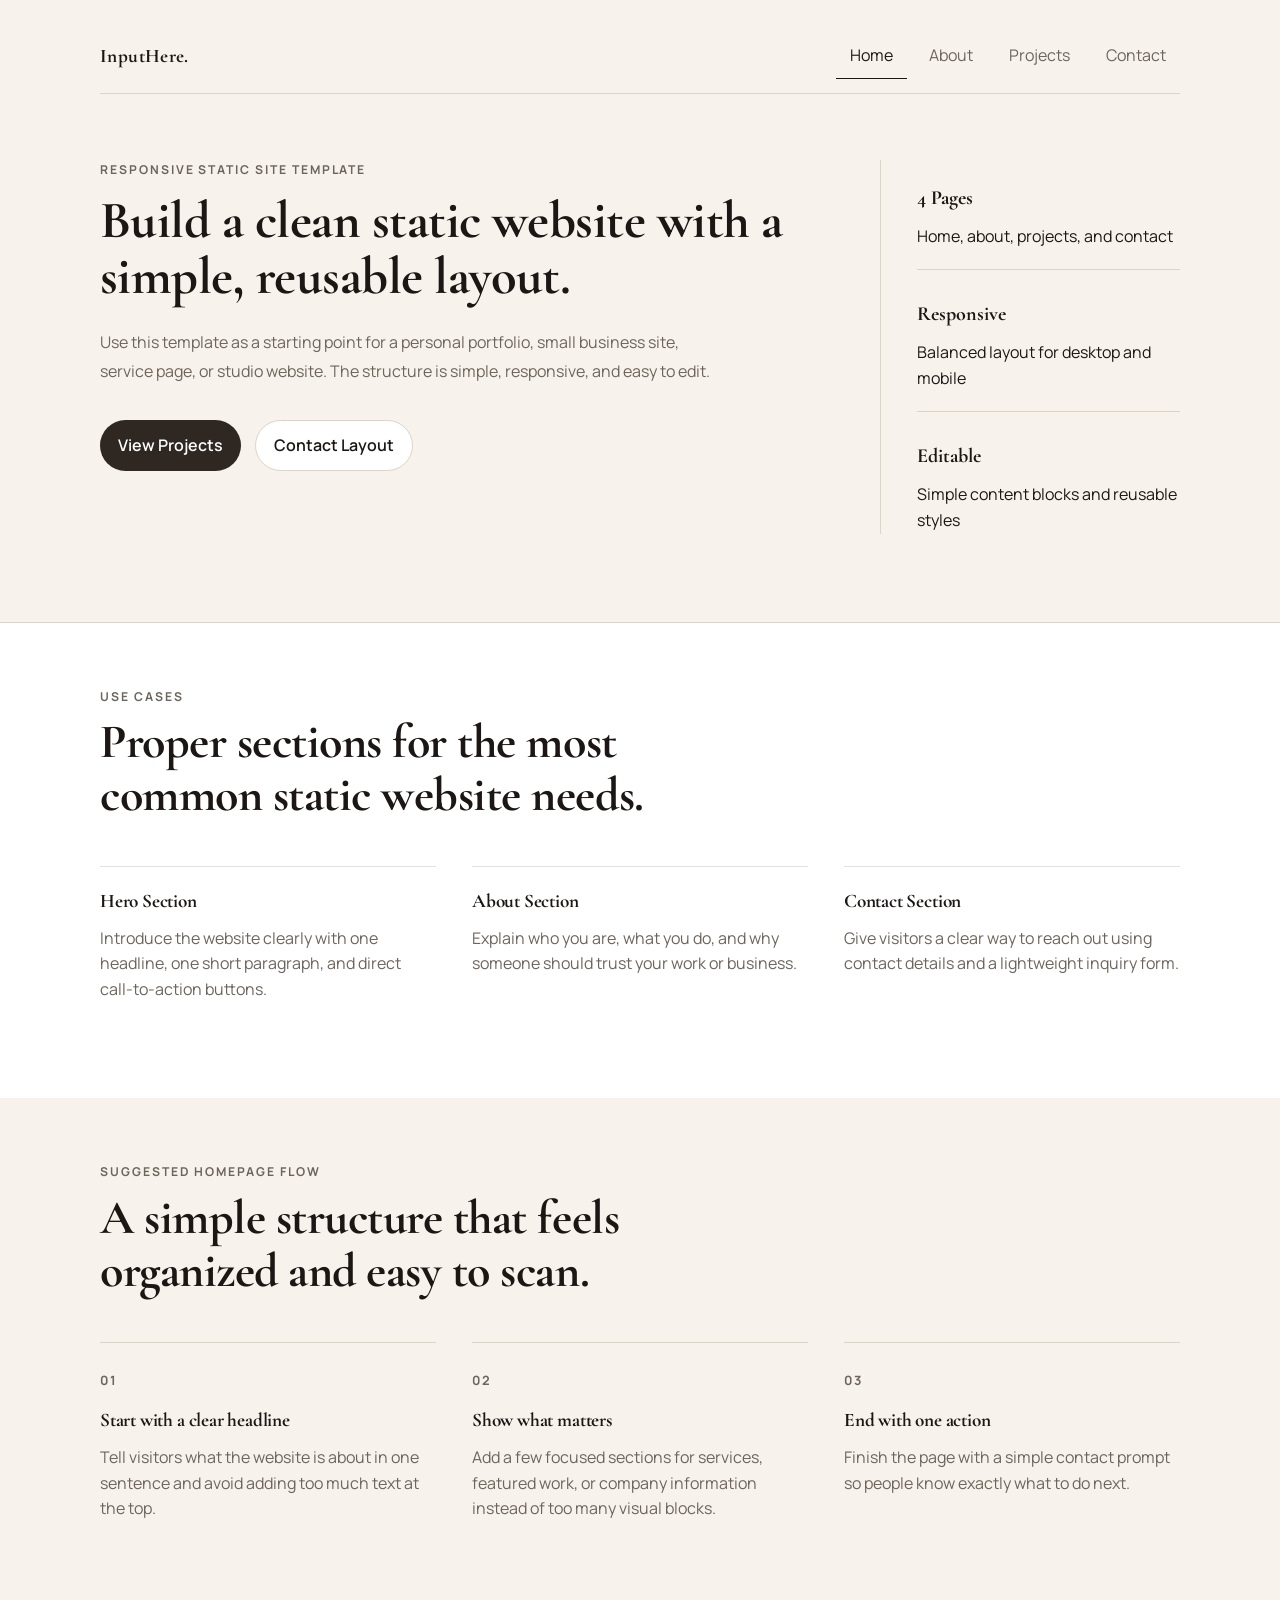
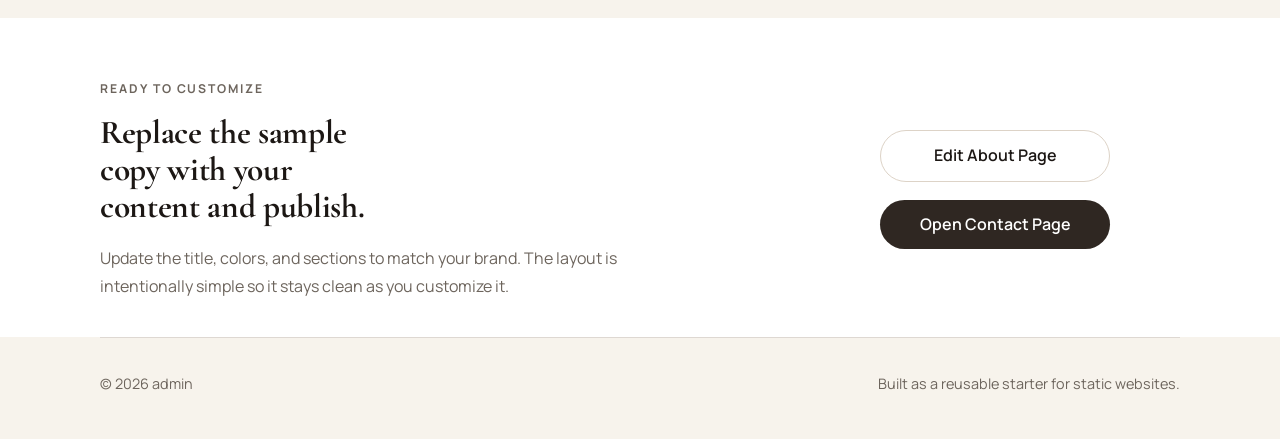
<file: index.html>
<!DOCTYPE html>
<html lang="en">
<head>
  <meta charset="UTF-8">
  <meta name="viewport" content="width=device-width, initial-scale=1.0">
  <meta name="description" content="A polished responsive website template for freelancers, studios, small businesses, and personal brands building a static site.">
  <title>InputHere.</title>
  <link href="https://fonts.googleapis.com/css2?family=Cormorant+Garamond:wght@600;700&family=Manrope:wght@400;500;600;700&display=swap" rel="stylesheet">
  <link rel="stylesheet" href="css/global.css">
  <link rel="stylesheet" href="css/home.css">
</head>
<body>
  <header class="site-header">
    <div class="container header-flex">
      <a href="index.html" class="logo">InputHere.</a>
      <ul class="nav-links">
        <li><a href="index.html" class="active">Home</a></li>
        <li><a href="about.html">About</a></li>
        <li><a href="projects.html">Projects</a></li>
        <li><a href="contact.html">Contact</a></li>
      </ul>
    </div>
  </header>

  <main>
    <section class="hero-section section-band section-band-warm">
      <div class="container hero">
        <div class="hero-copy">
          <p class="eyebrow">Responsive Static Site Template</p>
          <h1>Build a clean static website with a simple, reusable layout.</h1>
          <p class="hero-summary">
            Use this template as a starting point for a personal portfolio, small business site, service page, or studio website. The structure is simple, responsive, and easy to edit.
          </p>
          <div class="hero-actions">
            <a href="projects.html" class="btn btn-primary">View Projects</a>
            <a href="contact.html" class="btn btn-secondary">Contact Layout</a>
          </div>
        </div>
        <div class="hero-summary-card">
          <div class="stat-grid">
            <article class="stat-item">
              <strong>4 Pages</strong>
              <span>Home, about, projects, and contact</span>
            </article>
            <article class="stat-item">
              <strong>Responsive</strong>
              <span>Balanced layout for desktop and mobile</span>
            </article>
            <article class="stat-item">
              <strong>Editable</strong>
              <span>Simple content blocks and reusable styles</span>
            </article>
          </div>
        </div>
      </div>
    </section>

    <section class="section-band section-band-white">
      <div class="container section section-block">
        <div class="section-heading">
          <p class="eyebrow">Use Cases</p>
          <h2>Proper sections for the most common static website needs.</h2>
        </div>
        <div class="feature-grid">
          <article class="feature-card">
            <h3>Hero Section</h3>
            <p>Introduce the website clearly with one headline, one short paragraph, and direct call-to-action buttons.</p>
          </article>
          <article class="feature-card">
            <h3>About Section</h3>
            <p>Explain who you are, what you do, and why someone should trust your work or business.</p>
          </article>
          <article class="feature-card">
            <h3>Contact Section</h3>
            <p>Give visitors a clear way to reach out using contact details and a lightweight inquiry form.</p>
          </article>
        </div>
      </div>
    </section>

    <section class="section-band section-band-warm">
      <div class="container section section-block">
        <div class="section-heading">
          <p class="eyebrow">Suggested Homepage Flow</p>
          <h2>A simple structure that feels organized and easy to scan.</h2>
        </div>
        <div class="steps-grid">
          <article class="step-card">
            <span class="step-number">01</span>
            <h3>Start with a clear headline</h3>
            <p>Tell visitors what the website is about in one sentence and avoid adding too much text at the top.</p>
          </article>
          <article class="step-card">
            <span class="step-number">02</span>
            <h3>Show what matters</h3>
            <p>Add a few focused sections for services, featured work, or company information instead of too many visual blocks.</p>
          </article>
          <article class="step-card">
            <span class="step-number">03</span>
            <h3>End with one action</h3>
            <p>Finish the page with a simple contact prompt so people know exactly what to do next.</p>
          </article>
        </div>
      </div>
    </section>

    <section class="section-band section-band-white">
      <div class="container section section-block cta-block">
        <div class="cta-copy">
          <p class="eyebrow">Ready To Customize</p>
          <h2>Replace the sample copy with your content and publish.</h2>
          <p>
            Update the title, colors, and sections to match your brand. The layout is intentionally simple so it stays clean as you customize it.
          </p>
        </div>
        <div class="cta-actions">
          <a href="about.html" class="btn btn-secondary">Edit About Page</a>
          <a href="contact.html" class="btn btn-primary">Open Contact Page</a>
        </div>
      </div>
    </section>
  </main>

  <footer>
    <div class="container footer-inner">
      <p>&copy; 2026 admin</p>
      <p>Built as a reusable starter for static websites.</p>
    </div>
  </footer>
</body>
</html>
</file>
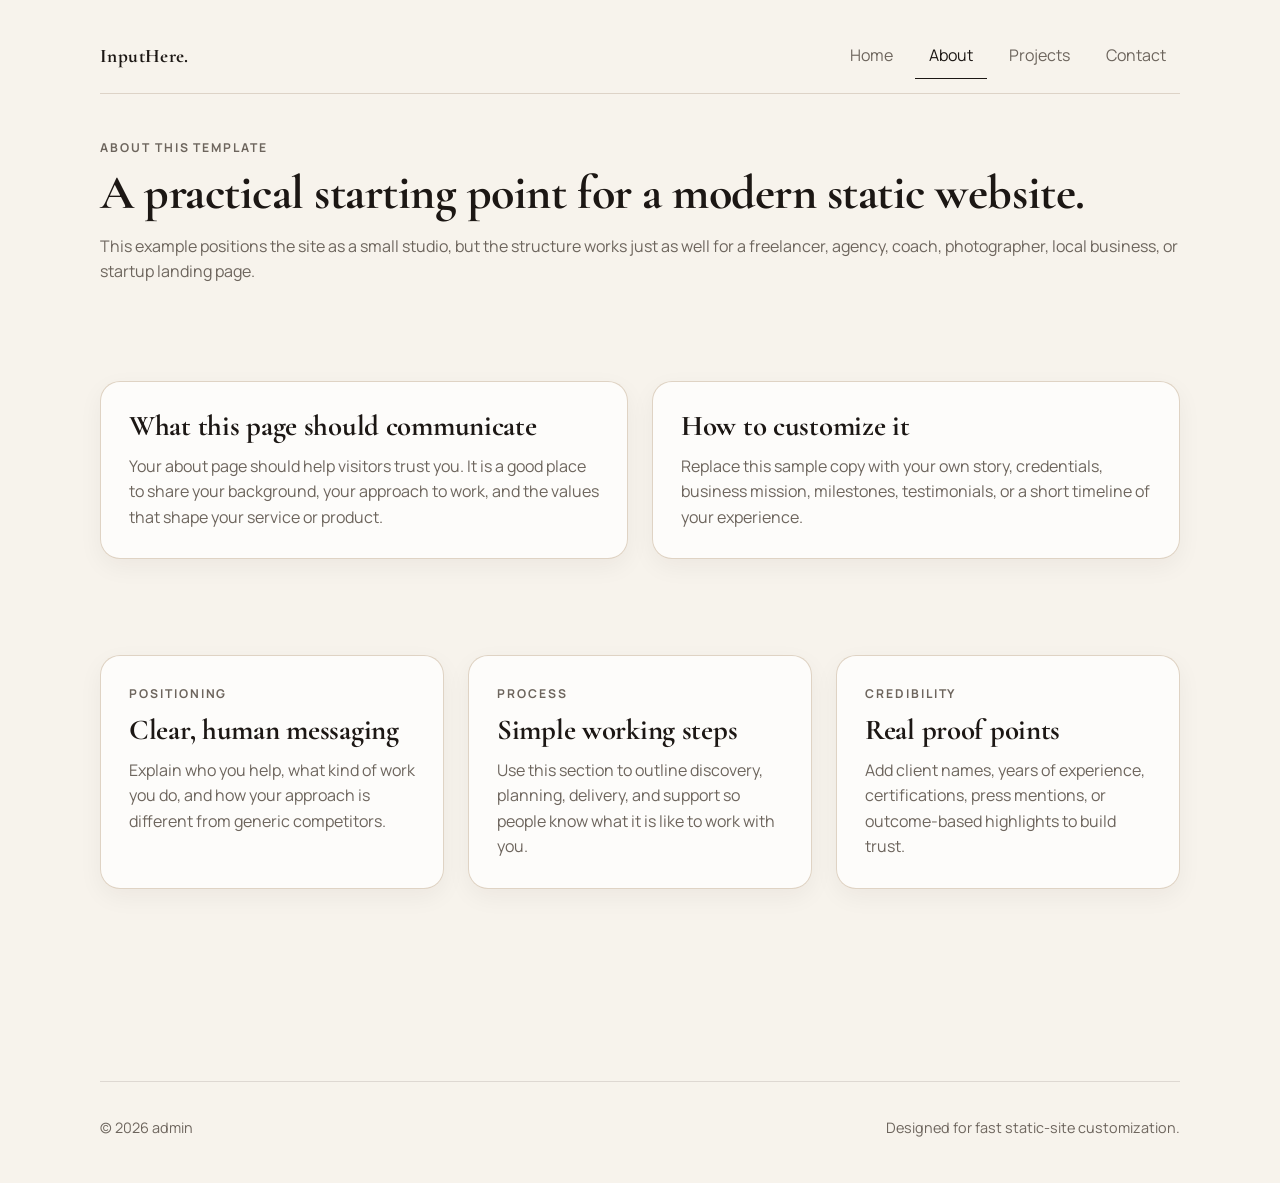
<file: about.html>
<!DOCTYPE html>
<html lang="en">
<head>
  <meta charset="UTF-8">
  <meta name="viewport" content="width=device-width, initial-scale=1.0">
  <meta name="description" content="About page for a reusable responsive static website template.">
  <title>About | InputHere.</title>
  <link href="https://fonts.googleapis.com/css2?family=Cormorant+Garamond:wght@600;700&family=Manrope:wght@400;500;600;700&display=swap" rel="stylesheet">
  <link rel="stylesheet" href="css/global.css">
  <link rel="stylesheet" href="css/about.css">
</head>
<body>
  <header class="site-header">
    <div class="container header-flex">
      <a href="index.html" class="logo">InputHere.</a>
      <ul class="nav-links">
        <li><a href="index.html">Home</a></li>
        <li><a href="about.html" class="active">About</a></li>
        <li><a href="projects.html">Projects</a></li>
        <li><a href="contact.html">Contact</a></li>
      </ul>
    </div>
  </header>

  <main class="container about-page">
    <section class="page-intro">
      <p class="eyebrow">About This Template</p>
      <h1>A practical starting point for a modern static website.</h1>
      <p>
        This example positions the site as a small studio, but the structure works just as well for a freelancer, agency, coach, photographer, local business, or startup landing page.
      </p>
    </section>

    <section class="about-layout">
      <article class="about-card">
        <h2>What this page should communicate</h2>
        <p>
          Your about page should help visitors trust you. It is a good place to share your background, your approach to work, and the values that shape your service or product.
        </p>
      </article>
      <article class="about-card">
        <h2>How to customize it</h2>
        <p>
          Replace this sample copy with your own story, credentials, business mission, milestones, testimonials, or a short timeline of your experience.
        </p>
      </article>
    </section>

    <section class="story-grid">
      <article>
        <p class="eyebrow">Positioning</p>
        <h3>Clear, human messaging</h3>
        <p>Explain who you help, what kind of work you do, and how your approach is different from generic competitors.</p>
      </article>
      <article>
        <p class="eyebrow">Process</p>
        <h3>Simple working steps</h3>
        <p>Use this section to outline discovery, planning, delivery, and support so people know what it is like to work with you.</p>
      </article>
      <article>
        <p class="eyebrow">Credibility</p>
        <h3>Real proof points</h3>
        <p>Add client names, years of experience, certifications, press mentions, or outcome-based highlights to build trust.</p>
      </article>
    </section>
  </main>

  <footer>
    <div class="container footer-inner">
      <p>&copy; 2026 admin</p>
      <p>Designed for fast static-site customization.</p>
    </div>
  </footer>
</body>
</html>
</file>
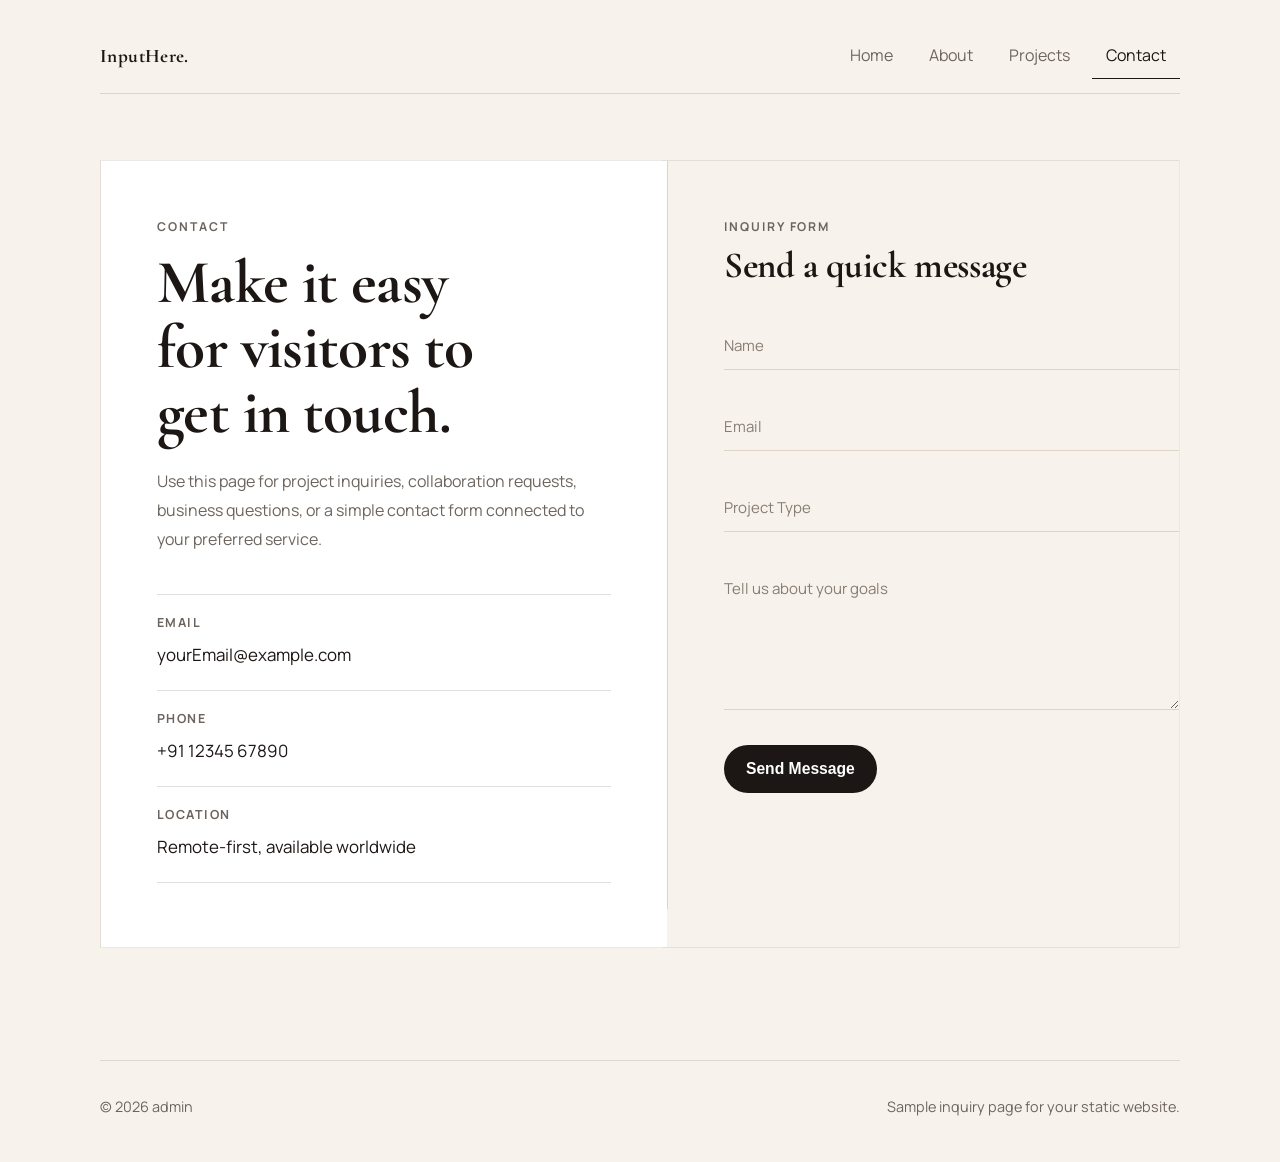
<file: contact.html>
<!DOCTYPE html>
<html lang="en">
<head>
  <meta charset="UTF-8">
  <meta name="viewport" content="width=device-width, initial-scale=1.0">
  <meta name="description" content="Contact page for a reusable responsive static website template.">
  <title>Contact | InputHere.</title>
  <link href="https://fonts.googleapis.com/css2?family=Cormorant+Garamond:wght@600;700&family=Manrope:wght@400;500;600;700&display=swap" rel="stylesheet">
  <link rel="stylesheet" href="css/global.css">
  <link rel="stylesheet" href="css/contact.css">
</head>
<body>
  <header class="site-header">
    <div class="container header-flex">
      <a href="index.html" class="logo">InputHere.</a>
      <ul class="nav-links">
        <li><a href="index.html">Home</a></li>
        <li><a href="about.html">About</a></li>
        <li><a href="projects.html">Projects</a></li>
        <li><a href="contact.html" class="active">Contact</a></li>
      </ul>
    </div>
  </header>

  <main>
    <section class="contact-hero section-band section-band-warm">
      <div class="container contact-wrapper">
        <section class="contact-info">
          <p class="eyebrow">Contact</p>
          <h1>Make it easy for visitors to get in touch.</h1>
          <p class="tagline">
            Use this page for project inquiries, collaboration requests, business questions, or a simple contact form connected to your preferred service.
          </p>

          <div class="contact-list">
            <div class="info-block">
              <p><strong>Email</strong></p>
              <p>yourEmail@example.com</p>
            </div>

            <div class="info-block">
              <p><strong>Phone</strong></p>
              <p>+91 12345 67890</p>
            </div>

            <div class="info-block">
              <p><strong>Location</strong></p>
              <p>Remote-first, available worldwide</p>
            </div>
          </div>
        </section>

        <section class="contact-form-box">
          <div class="form-heading">
            <p class="eyebrow">Inquiry Form</p>
            <h2>Send a quick message</h2>
          </div>

          <form id="contactForm" class="contact-form" novalidate>
            <div class="form-group">
              <input type="text" id="name" name="name" placeholder=" " required>
              <label for="name">Name</label>
            </div>

            <div class="form-group">
              <input type="email" id="email" name="email" placeholder=" " required>
              <label for="email">Email</label>
            </div>

            <div class="form-group">
              <input type="text" id="subject" name="subject" placeholder=" " required>
              <label for="subject">Project Type</label>
            </div>

            <div class="form-group">
              <textarea id="message" name="message" rows="5" placeholder=" " required></textarea>
              <label for="message">Tell us about your goals</label>
            </div>

            <button type="submit" class="btn-submit">Send Message</button>
            <p id="formStatus" class="form-status" aria-live="polite"></p>
          </form>
        </section>
      </div>
    </section>
  </main>

  <footer>
    <div class="container footer-inner">
      <p>&copy; 2026 admin</p>
      <p>Sample inquiry page for your static website.</p>
    </div>
  </footer>

  <script src="js/form.js"></script>
</body>
</html>
</file>
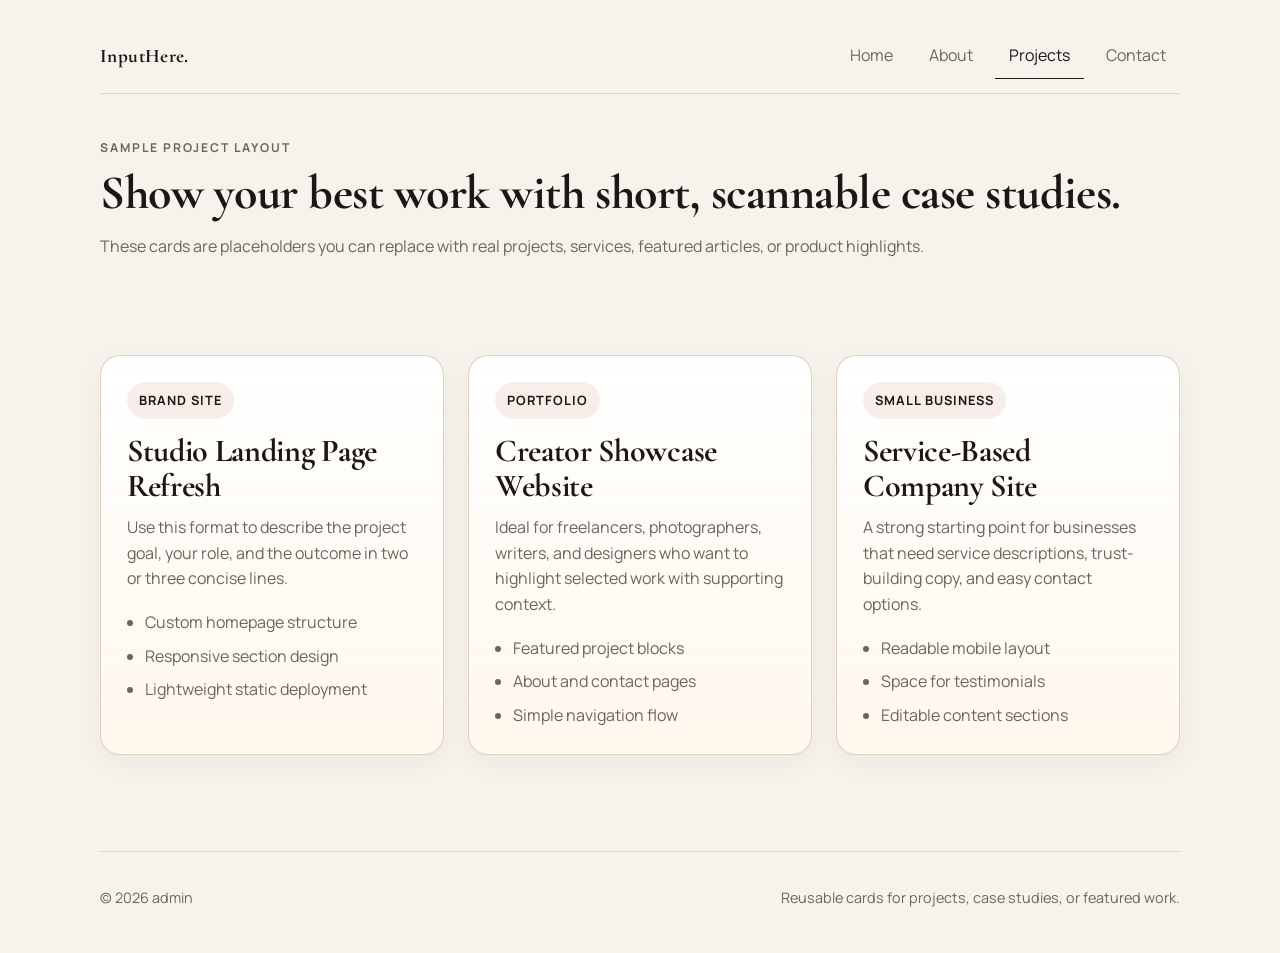
<file: projects.html>
<!DOCTYPE html>
<html lang="en">
<head>
  <meta charset="UTF-8">
  <meta name="viewport" content="width=device-width, initial-scale=1.0">
  <meta name="description" content="Projects page for a reusable responsive static website template.">
  <title>Projects | InputHere.</title>
  <link href="https://fonts.googleapis.com/css2?family=Cormorant+Garamond:wght@600;700&family=Manrope:wght@400;500;600;700&display=swap" rel="stylesheet">
  <link rel="stylesheet" href="css/global.css">
  <link rel="stylesheet" href="css/projects.css">
</head>
<body>
  <header class="site-header">
    <div class="container header-flex">
      <a href="index.html" class="logo">InputHere.</a>
      <ul class="nav-links">
        <li><a href="index.html">Home</a></li>
        <li><a href="about.html">About</a></li>
        <li><a href="projects.html" class="active">Projects</a></li>
        <li><a href="contact.html">Contact</a></li>
      </ul>
    </div>
  </header>

  <main class="container projects-page">
    <section class="page-intro">
      <p class="eyebrow">Sample Project Layout</p>
      <h1>Show your best work with short, scannable case studies.</h1>
      <p>These cards are placeholders you can replace with real projects, services, featured articles, or product highlights.</p>
    </section>

    <section class="project-grid">
      <article class="project-card">
        <span class="project-tag">Brand Site</span>
        <h2>Studio Landing Page Refresh</h2>
        <p>Use this format to describe the project goal, your role, and the outcome in two or three concise lines.</p>
        <ul>
          <li>Custom homepage structure</li>
          <li>Responsive section design</li>
          <li>Lightweight static deployment</li>
        </ul>
      </article>

      <article class="project-card">
        <span class="project-tag">Portfolio</span>
        <h2>Creator Showcase Website</h2>
        <p>Ideal for freelancers, photographers, writers, and designers who want to highlight selected work with supporting context.</p>
        <ul>
          <li>Featured project blocks</li>
          <li>About and contact pages</li>
          <li>Simple navigation flow</li>
        </ul>
      </article>

      <article class="project-card">
        <span class="project-tag">Small Business</span>
        <h2>Service-Based Company Site</h2>
        <p>A strong starting point for businesses that need service descriptions, trust-building copy, and easy contact options.</p>
        <ul>
          <li>Readable mobile layout</li>
          <li>Space for testimonials</li>
          <li>Editable content sections</li>
        </ul>
      </article>
    </section>
  </main>

  <footer>
    <div class="container footer-inner">
      <p>&copy; 2026 admin</p>
      <p>Reusable cards for projects, case studies, or featured work.</p>
    </div>
  </footer>
</body>
</html>
</file>
<file: css/global.css>
* {
  margin: 0;
  padding: 0;
  box-sizing: border-box;
}

:root {
  --bg: #f7f3ec;
  --surface: #ffffff;
  --surface-soft: #fcfaf7;
  --band-warm: #f7f3ec;
  --band-white: #ffffff;
  --text: #1c1714;
  --muted: #6d655d;
  --line: #ddd3c7;
  --accent: #2f2722;
  --accent-soft: #f0e7dc;
  --shadow: 0 8px 24px rgba(33, 23, 16, 0.05);
  --radius-lg: 20px;
  --radius-md: 14px;
  --container: 1080px;
}

html {
  scroll-behavior: smooth;
}

body {
  font-family: "Manrope", sans-serif;
  background: var(--band-warm);
  color: var(--text);
  display: flex;
  flex-direction: column;
  min-height: 100vh;
  line-height: 1.6;
}

main {
  flex: 1;
}

img {
  max-width: 100%;
  display: block;
}

a {
  color: inherit;
}

.container {
  width: min(92%, var(--container));
  margin: 0 auto;
}

.site-header {
  padding: 20px 0 10px;
}

.header-flex {
  display: flex;
  justify-content: space-between;
  align-items: center;
  gap: 20px;
  padding: 14px 0;
  background: transparent;
  border-bottom: 1px solid var(--line);
}

.logo {
  font-family: "Cormorant Garamond", serif;
  font-size: 1.2rem;
  font-weight: 700;
  text-decoration: none;
  letter-spacing: 0.02em;
}

.nav-links {
  list-style: none;
  display: flex;
  align-items: center;
  gap: 8px;
  flex-wrap: wrap;
}

.nav-links a {
  display: inline-flex;
  align-items: center;
  justify-content: center;
  text-decoration: none;
  color: var(--muted);
  padding: 9px 14px;
  border-radius: 0;
  border-bottom: 1px solid transparent;
  transition: color 0.25s ease, border-color 0.25s ease;
}

.nav-links a:hover,
.nav-links a.active {
  background: transparent;
  color: var(--text);
  border-bottom-color: var(--text);
}

.section,
.page-intro,
.about-layout,
.story-grid,
.projects-page,
.about-page {
  padding-bottom: 96px;
}

.section-block {
  padding-top: 64px;
  border-top: 1px solid var(--line);
}

.section-band {
  width: 100%;
}

.section-band-warm {
  background: var(--band-warm);
}

.section-band-white {
  background: var(--band-white);
}

.eyebrow {
  color: var(--muted);
  font-size: 0.76rem;
  font-weight: 700;
  letter-spacing: 0.16em;
  text-transform: uppercase;
}

h1,
h2,
h3 {
  font-family: "Cormorant Garamond", serif;
  line-height: 1.1;
  font-weight: 700;
  letter-spacing: -0.01em;
}

p {
  color: var(--muted);
}

.btn {
  display: inline-flex;
  align-items: center;
  justify-content: center;
  padding: 12px 18px;
  border-radius: 999px;
  text-decoration: none;
  font-weight: 600;
  transition: transform 0.25s ease, background-color 0.25s ease, color 0.25s ease;
}

.btn:hover {
  transform: translateY(-1px);
}

.btn-primary {
  background: var(--accent);
  color: #fff;
}

.btn-primary:hover {
  background: #14110f;
}

.btn-secondary {
  border: 1px solid var(--line);
  background: var(--surface);
}

.section-heading {
  max-width: 680px;
  margin-bottom: 40px;
}

.section-heading h2,
.page-intro h1 {
  font-size: clamp(1.9rem, 4vw, 3rem);
  margin-top: 10px;
}

.section-heading p:last-child,
.page-intro p:last-child {
  margin-top: 14px;
  font-size: 1rem;
}

footer {
  padding: 0px 0 44px;
}

.footer-inner {
  display: flex;
  justify-content: space-between;
  gap: 20px;
  flex-wrap: wrap;
  padding: 34px 0 0;
  border-top: 1px solid rgba(106, 98, 92, 0.18);
  font-size: 0.9rem;
}

@media (max-width: 820px) {
  .site-header {
    padding-top: 18px;
  }

  .header-flex {
    border-radius: 24px;
    flex-direction: column;
    align-items: flex-start;
  }

  .nav-links {
    width: 100%;
  }

  .nav-links li {
    flex: 1 1 calc(50% - 10px);
  }

  .nav-links a {
    width: 100%;
  }
}

@media (max-width: 560px) {
  .container {
    width: min(94%, var(--container));
  }

  .nav-links li {
    flex-basis: 100%;
  }

  .section,
  .page-intro,
  .about-layout,
  .story-grid,
  .projects-page,
  .about-page,
  .contact-wrapper {
    padding-bottom: 72px;
  }
}
</file>
<file: css/home.css>
.hero-section {
  padding: 56px 0 88px;
}

.hero-section.section-band {
  border-bottom: 1px solid var(--line);
}

.hero {
  display: grid;
  grid-template-columns: minmax(0, 1.75fr) minmax(300px, 0.65fr);
  gap: 64px;
  align-items: start;
}

.hero-copy h1 {
  font-size: clamp(2.1rem, 4.1vw, 3.5rem);
  margin: 14px 0 24px;
  line-height: 1.06;
}

.hero-summary {
  max-width: 62ch;
  font-size: 1rem;
  line-height: 1.8;
}

.hero-actions {
  display: flex;
  gap: 14px;
  flex-wrap: wrap;
  margin-top: 34px;
}

.hero-summary-card {
  padding: 18px 0 0 36px;
  border-left: 1px solid var(--line);
}

.stat-grid {
  display: grid;
  gap: 24px;
}

.stat-item {
  padding: 4px 0 20px;
  border-bottom: 1px solid var(--line);
}

.stat-item:last-child {
  border-bottom: none;
  padding-bottom: 0;
}

.stat-item strong {
  display: block;
  font-family: "Cormorant Garamond", serif;
  font-size: 1.25rem;
  margin-bottom: 10px;
}

.section-heading {
  margin-bottom: 44px;
}

.feature-grid,
.steps-grid {
  display: grid;
  grid-template-columns: repeat(3, minmax(0, 1fr));
  gap: 36px;
}

.feature-card,
.step-card {
  padding: 0;
}

.feature-card h3,
.step-card h3 {
  font-size: 1.2rem;
  margin-bottom: 14px;
}

.feature-card,
.step-card {
  border-top: 1px solid var(--line);
  padding-top: 24px;
}

.section-band-white .section-block {
  border-top: none;
}

.section-band-white + .section-band-warm .section-block,
.section-band-warm + .section-band-white .section-block {
  border-top: none;
}

.section-band-white .feature-card,
.section-band-white .step-card,
.section-band-white .cta-block {
  border-color: rgba(28, 23, 20, 0.12);
}

.step-number {
  display: inline-block;
  margin-bottom: 20px;
  color: var(--muted);
  font-size: 0.8rem;
  font-weight: 700;
  letter-spacing: 0.14em;
}

.cta-block {
  display: grid;
  grid-template-columns: minmax(0, 1.8fr) minmax(240px, 300px);
  align-items: center;
  gap: 56px;
  padding: 60px 0 36px;
  box-shadow: none;
  background: transparent;
  border: none;
}

.cta-copy {
  max-width: 860px;
}

.cta-copy h2 {
  font-size: clamp(1.65rem, 2.6vw, 2.2rem);
  margin: 14px 0 18px;
  max-width: 18ch;
  line-height: 1.12;
}

.cta-copy p {
  max-width: 52ch;
  line-height: 1.8;
}

.cta-actions {
  display: grid;
  gap: 18px;
  justify-items: start;
}

.cta-actions .btn {
  min-width: 230px;
}

@media (max-width: 920px) {
  .hero,
  .feature-grid,
  .steps-grid,
  .cta-block {
    grid-template-columns: 1fr;
  }

  .cta-actions {
    justify-items: start;
  }
}

@media (max-width: 560px) {
  .hero-section {
    padding: 34px 0 64px;
  }

  .hero-summary-card,
  .cta-block {
    padding: 20px 0 28px;
  }

  .hero-copy h1 {
    max-width: none;
  }

  .hero-summary-card {
    padding: 28px 0 0;
    border-left: none;
    border-top: 1px solid var(--line);
  }
}
</file>
<file: css/about.css>
.about-page {
  padding-top: 34px;
}

.about-layout {
  display: grid;
  grid-template-columns: repeat(2, minmax(0, 1fr));
  gap: 24px;
}

.about-card,
.story-grid article {
  padding: 28px;
  border-radius: var(--radius-lg);
  background: rgba(255, 255, 255, 0.74);
  border: 1px solid rgba(220, 207, 190, 0.9);
  box-shadow: var(--shadow);
}

.about-card h2,
.story-grid h3 {
  font-size: 1.8rem;
  margin-bottom: 12px;
}

.story-grid {
  display: grid;
  grid-template-columns: repeat(3, minmax(0, 1fr));
  gap: 24px;
}

.story-grid .eyebrow {
  margin-bottom: 10px;
}

@media (max-width: 900px) {
  .about-layout,
  .story-grid {
    grid-template-columns: 1fr;
  }
}

@media (max-width: 560px) {
  .about-card,
  .story-grid article {
    padding: 22px;
  }
}
</file>
<file: css/contact.css>
.contact-hero {
  padding: 56px 0 88px;
}

.contact-wrapper {
  display: grid;
  grid-template-columns: minmax(0, 1.05fr) minmax(320px, 0.95fr);
  gap: 0;
  align-items: start;
  border: 1px solid rgba(106, 98, 92, 0.14);
  background: linear-gradient(90deg, var(--band-white) 0 52%, var(--band-warm) 52% 100%);
  margin-bottom: 24px;
}

.contact-info,
.contact-form-box {
  min-width: 0;
}

.contact-info {
  background: var(--band-white);
  padding: 56px 56px 64px;
}

.contact-info h1 {
  font-size: clamp(2.2rem, 4.8vw, 3.9rem);
  margin: 14px 0 22px;
  max-width: 11ch;
  line-height: 1.06;
}

.tagline {
  max-width: 56ch;
  margin-bottom: 40px;
  font-size: 1rem;
  line-height: 1.8;
}

.contact-list {
  display: grid;
  gap: 0;
  max-width: 520px;
}

.info-block {
  padding: 18px 0 22px;
  border-top: 1px solid rgba(106, 98, 92, 0.2);
}

.info-block:last-child {
  border-bottom: 1px solid rgba(106, 98, 92, 0.2);
}

.info-block p:first-child {
  margin-bottom: 8px;
  font-size: 0.78rem;
  letter-spacing: 0.12em;
  text-transform: uppercase;
}

.info-block p:last-child {
  color: var(--text);
  font-size: 1.06rem;
}

.contact-form-box {
  padding: 56px 0 64px 56px;
  background: var(--band-warm);
  border-left: 1px solid var(--line);
}

.form-heading {
  margin-bottom: 30px;
}

.form-heading h2 {
  font-size: clamp(1.7rem, 3vw, 2.3rem);
  margin-top: 10px;
}

.contact-form {
  display: flex;
  flex-direction: column;
  gap: 28px;
}

.form-group {
  position: relative;
}

.form-group input,
.form-group textarea {
  width: 100%;
  border: none;
  border-bottom: 1px solid var(--line);
  background: transparent;
  padding: 18px 0 12px;
  font-size: 1rem;
  color: var(--text);
  outline: none;
  resize: vertical;
  font-family: "Manrope", sans-serif;
  transition: border-color 0.25s ease;
}

.form-group input::placeholder,
.form-group textarea::placeholder {
  color: transparent;
}

.form-group textarea {
  min-height: 150px;
}

.form-group label {
  position: absolute;
  left: 0;
  top: 17px;
  font-size: 0.94rem;
  color: #887d73;
  pointer-events: none;
  transition: 0.25s ease;
}

.form-group input:focus,
.form-group textarea:focus {
  border-bottom-color: var(--accent);
}

.form-group input:focus + label,
.form-group input:not(:placeholder-shown) + label,
.form-group textarea:focus + label,
.form-group textarea:not(:placeholder-shown) + label {
  top: -10px;
  font-size: 0.76rem;
  color: var(--muted);
  letter-spacing: 0.08em;
  text-transform: uppercase;
}

.btn-submit {
  align-self: flex-start;
  border: none;
  border-radius: 999px;
  background: var(--text);
  color: #fff;
  padding: 15px 22px;
  font-size: 0.98rem;
  font-weight: 600;
  cursor: pointer;
  transition: background-color 0.25s ease, transform 0.25s ease;
}

.btn-submit:hover {
  background: #14110f;
  transform: translateY(-1px);
}

.form-status {
  min-height: 24px;
  font-size: 0.95rem;
  color: var(--muted);
}

@media (max-width: 980px) {
  .contact-wrapper {
    grid-template-columns: 1fr;
    background: var(--band-white);
  }

  .contact-form-box {
    padding: 36px 28px 0;
    border-left: none;
    border-top: 1px solid var(--line);
  }

  .contact-info {
    padding: 40px 28px 36px;
  }
}

@media (max-width: 560px) {
  .contact-hero {
    padding: 34px 0 64px;
  }

  .contact-info h1 {
    max-width: none;
  }

  .contact-info,
  .contact-form-box {
    padding-left: 20px;
    padding-right: 20px;
  }
}
</file>
<file: css/projects.css>
.projects-page {
  padding-top: 34px;
}

.project-grid {
  display: grid;
  grid-template-columns: repeat(3, minmax(0, 1fr));
  gap: 24px;
}

.project-card {
  padding: 26px;
  border-radius: var(--radius-lg);
  background:
    linear-gradient(180deg, rgba(255, 255, 255, 0.96), rgba(255, 247, 235, 0.92)),
    #fff;
  border: 1px solid rgba(220, 207, 190, 0.9);
  box-shadow: var(--shadow);
}

.project-tag {
  display: inline-block;
  margin-bottom: 14px;
  padding: 8px 12px;
  border-radius: 999px;
  background: rgba(183, 93, 61, 0.1);
  color: var(--accent-dark);
  font-size: 0.8rem;
  font-weight: 700;
  letter-spacing: 0.08em;
  text-transform: uppercase;
}

.project-card h2 {
  font-size: 2rem;
  margin-bottom: 12px;
}

.project-card ul {
  margin-top: 18px;
  padding-left: 18px;
  color: var(--muted);
}

.project-card li + li {
  margin-top: 8px;
}

@media (max-width: 980px) {
  .project-grid {
    grid-template-columns: 1fr;
  }
}

@media (max-width: 560px) {
  .project-card {
    padding: 22px;
  }
}
</file>
